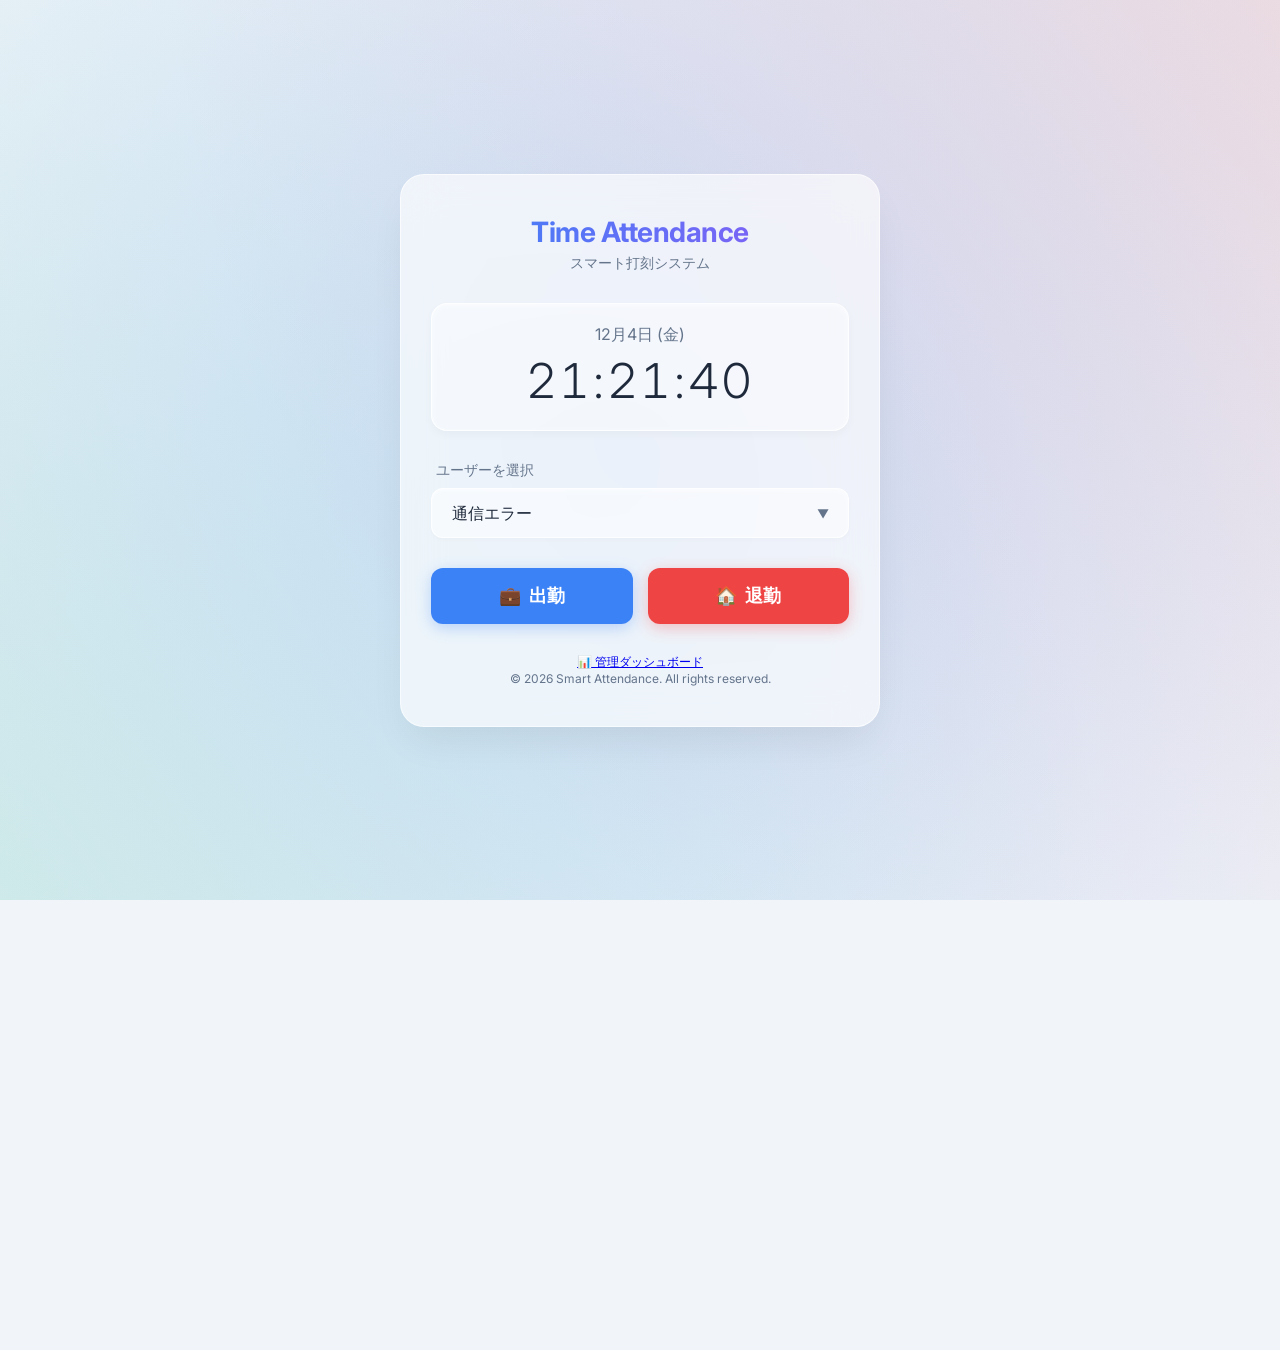
<file: index.html>
<!DOCTYPE html>
<html lang="ja">
<head>
    <meta charset="UTF-8">
    <meta name="viewport" content="width=device-width, initial-scale=1.0">
    <title>スマート打刻システム</title>
    <link rel="preconnect" href="https://fonts.googleapis.com">
    <link rel="preconnect" href="https://fonts.gstatic.com" crossorigin>
    <link href="https://fonts.googleapis.com/css2?family=Inter:wght@300;400;600;700&display=swap" rel="stylesheet">
    <link rel="stylesheet" href="style.css">
</head>
<body>
    <div class="background-animation"></div>
    <div class="container glass-panel">
        <header>
            <h1>Time Attendance</h1>
            <p class="subtitle">スマート打刻システム</p>
        </header>

        <main>
            <div class="clock-display">
                <div id="date-display" class="date-text">--月--日 (--)</div>
                <div id="time-display" class="time-text">--:--:--</div>
            </div>

            <div class="form-group">
                <label for="user-select">ユーザーを選択</label>
                <div class="custom-select-wrapper">
                    <select id="user-select" class="custom-select">
                        <option value="" disabled selected>選択してください</option>
                        <!-- config.jsから動的に生成されます -->
                    </select>
                </div>
            </div>

            <div class="action-buttons">
                <button id="btn-clock-in" class="btn btn-primary" onclick="submitAttendance('in')">
                    <span class="icon">💼</span> 出勤
                </button>
                <button id="btn-clock-out" class="btn btn-secondary" onclick="submitAttendance('out')">
                    <span class="icon">🏠</span> 退勤
                </button>
            </div>

            <div id="status-message" class="status-message hidden">
                <!-- Status messages will be injected here -->
            </div>
        </main>
        
        <footer>
            <div class="footer-links">
                <a href="admin.html" class="link-btn">📊 管理ダッシュボード</a>
            </div>
            <p>&copy; 2026 Smart Attendance. All rights reserved.</p>
        </footer>
    </div>
    
    <!-- Loading overlay -->
    <div id="loading-overlay" class="overlay hidden">
        <div class="spinner"></div>
        <p>送信中...</p>
    </div>

    <script src="script.js"></script>
</body>
</html>
</file>
<file: style.css>
:root {
    --bg-light: #f1f5f9;
    --glass-bg: rgba(255, 255, 255, 0.65);
    --glass-border: rgba(255, 255, 255, 0.6);
    --text-primary: #1e293b;
    --text-secondary: #64748b;
    --accent-blue: #3b82f6;
    --accent-blue-hover: #2563eb;
    --accent-red: #ef4444;
    --accent-red-hover: #dc2626;
    --success-color: #10b981;
    --font-family: 'Inter', sans-serif;
}

* {
    margin: 0;
    padding: 0;
    box-sizing: border-box;
}

html, body {
    overflow-x: hidden;
    width: 100%;
}

body {
    font-family: var(--font-family);
    background-color: var(--bg-light);
    color: var(--text-primary);
    min-height: 100vh;
    display: flex;
    justify-content: center;
    align-items: center;
    position: relative;
    overflow: hidden;
}

/* Background Animation Mesh Gradient */
.background-animation {
    position: absolute;
    top: -50%;
    left: -50%;
    width: 200%;
    height: 200%;
    background: radial-gradient(circle at 50% 50%, rgba(59, 130, 246, 0.2), transparent 60%),
                radial-gradient(circle at 80% 20%, rgba(239, 68, 68, 0.15), transparent 50%),
                radial-gradient(circle at 20% 80%, rgba(16, 185, 129, 0.15), transparent 50%);
    animation: rotateBg 30s linear infinite;
    z-index: 0;
}

@keyframes rotateBg {
    0% { transform: rotate(0deg); }
    100% { transform: rotate(360deg); }
}

/* Glassmorphism Container */
.container {
    position: relative;
    z-index: 1;
    width: 90%;
    max-width: 480px;
    padding: 40px 30px;
    background: var(--glass-bg);
    backdrop-filter: blur(20px);
    -webkit-backdrop-filter: blur(20px);
    border: 1px solid var(--glass-border);
    border-radius: 24px;
    box-shadow: 0 20px 40px -10px rgba(0, 0, 0, 0.08);
    text-align: center;
    animation: fadeIn 0.8s ease-out;
}

@keyframes fadeIn {
    from { opacity: 0; transform: translateY(20px); }
    to { opacity: 1; transform: translateY(0); }
}

header h1 {
    font-size: 28px;
    font-weight: 700;
    letter-spacing: -0.5px;
    margin-bottom: 5px;
    background: linear-gradient(to right, #3b82f6, #8b5cf6);
    -webkit-background-clip: text;
    -webkit-text-fill-color: transparent;
}

header .subtitle {
    font-size: 14px;
    color: var(--text-secondary);
    margin-bottom: 30px;
}

/* Clock */
.clock-display {
    background: rgba(255, 255, 255, 0.4);
    padding: 20px;
    border-radius: 16px;
    margin-bottom: 30px;
    border: 1px solid rgba(255, 255, 255, 0.8);
    box-shadow: inset 0 2px 4px rgba(255, 255, 255, 0.5), 0 4px 10px rgba(0, 0, 0, 0.03);
}

.date-text {
    font-size: 16px;
    color: var(--text-secondary);
    margin-bottom: 5px;
}

.time-text {
    font-size: 48px;
    font-weight: 300;
    letter-spacing: 2px;
    font-variant-numeric: tabular-nums;
    color: var(--text-primary);
}

/* Form Group */
.form-group {
    text-align: left;
    margin-bottom: 30px;
}

.form-group label {
    display: block;
    font-size: 14px;
    color: var(--text-secondary);
    margin-bottom: 8px;
    margin-left: 5px;
}

.custom-select-wrapper {
    position: relative;
}

.custom-select {
    width: 100%;
    appearance: none;
    background: rgba(255, 255, 255, 0.5);
    border: 1px solid rgba(255, 255, 255, 0.8);
    color: var(--text-primary);
    padding: 14px 20px;
    border-radius: 12px;
    font-size: 16px;
    font-family: var(--font-family);
    cursor: pointer;
    transition: all 0.3s ease;
    outline: none;
    box-shadow: inset 0 2px 4px rgba(255, 255, 255, 0.5), 0 2px 5px rgba(0, 0, 0, 0.02);
}

.custom-select:hover, .custom-select:focus {
    border-color: #cbd5e1;
    background: rgba(255, 255, 255, 0.8);
}

.custom-select-wrapper::after {
    content: '▼';
    font-size: 12px;
    position: absolute;
    right: 20px;
    top: 50%;
    transform: translateY(-50%);
    color: var(--text-secondary);
    pointer-events: none;
}

/* Buttons */
.action-buttons {
    display: flex;
    gap: 15px;
}

.btn {
    flex: 1;
    padding: 16px 0;
    border: none;
    border-radius: 12px;
    font-size: 18px;
    font-weight: 600;
    font-family: var(--font-family);
    cursor: pointer;
    display: flex;
    justify-content: center;
    align-items: center;
    gap: 8px;
    transition: all 0.2s cubic-bezier(0.4, 0, 0.2, 1);
    color: white;
}

.btn:active {
    transform: scale(0.96);
}

.btn-primary {
    background: var(--accent-blue);
    box-shadow: 0 4px 15px rgba(59, 130, 246, 0.3);
}

.btn-primary:hover {
    background: var(--accent-blue-hover);
    box-shadow: 0 6px 20px rgba(59, 130, 246, 0.4);
}

.btn-secondary {
    background: var(--accent-red);
    box-shadow: 0 4px 15px rgba(239, 68, 68, 0.3);
}

.btn-secondary:hover {
    background: var(--accent-red-hover);
    box-shadow: 0 6px 20px rgba(239, 68, 68, 0.4);
}

/* Status Message */
.status-message {
    margin-top: 20px;
    padding: 12px;
    border-radius: 8px;
    font-size: 14px;
    opacity: 0;
    transform: translateY(10px);
    transition: all 0.3s ease;
}

.status-message.show {
    opacity: 1;
    transform: translateY(0);
}

.status-success {
    background: rgba(16, 185, 129, 0.1);
    color: #059669;
    border: 1px solid rgba(16, 185, 129, 0.3);
}

.status-error {
    background: rgba(239, 68, 68, 0.1);
    color: #dc2626;
    border: 1px solid rgba(239, 68, 68, 0.3);
}

.hidden {
    display: none !important;
}

/* Overlay & Spinner */
.overlay {
    position: fixed;
    top: 0; left: 0; right: 0; bottom: 0;
    background: rgba(255, 255, 255, 0.8);
    backdrop-filter: blur(6px);
    z-index: 999;
    display: flex;
    flex-direction: column;
    justify-content: center;
    align-items: center;
    color: var(--text-primary);
}

.spinner {
    width: 40px;
    height: 40px;
    border: 4px solid rgba(0, 0, 0, 0.1);
    border-left-color: var(--accent-blue);
    border-radius: 50%;
    animation: spin 1s linear infinite;
    margin-bottom: 15px;
}

@keyframes spin {
    to { transform: rotate(360deg); }
}

footer {
    margin-top: 30px;
    font-size: 12px;
    color: var(--text-secondary);
}
</file>
